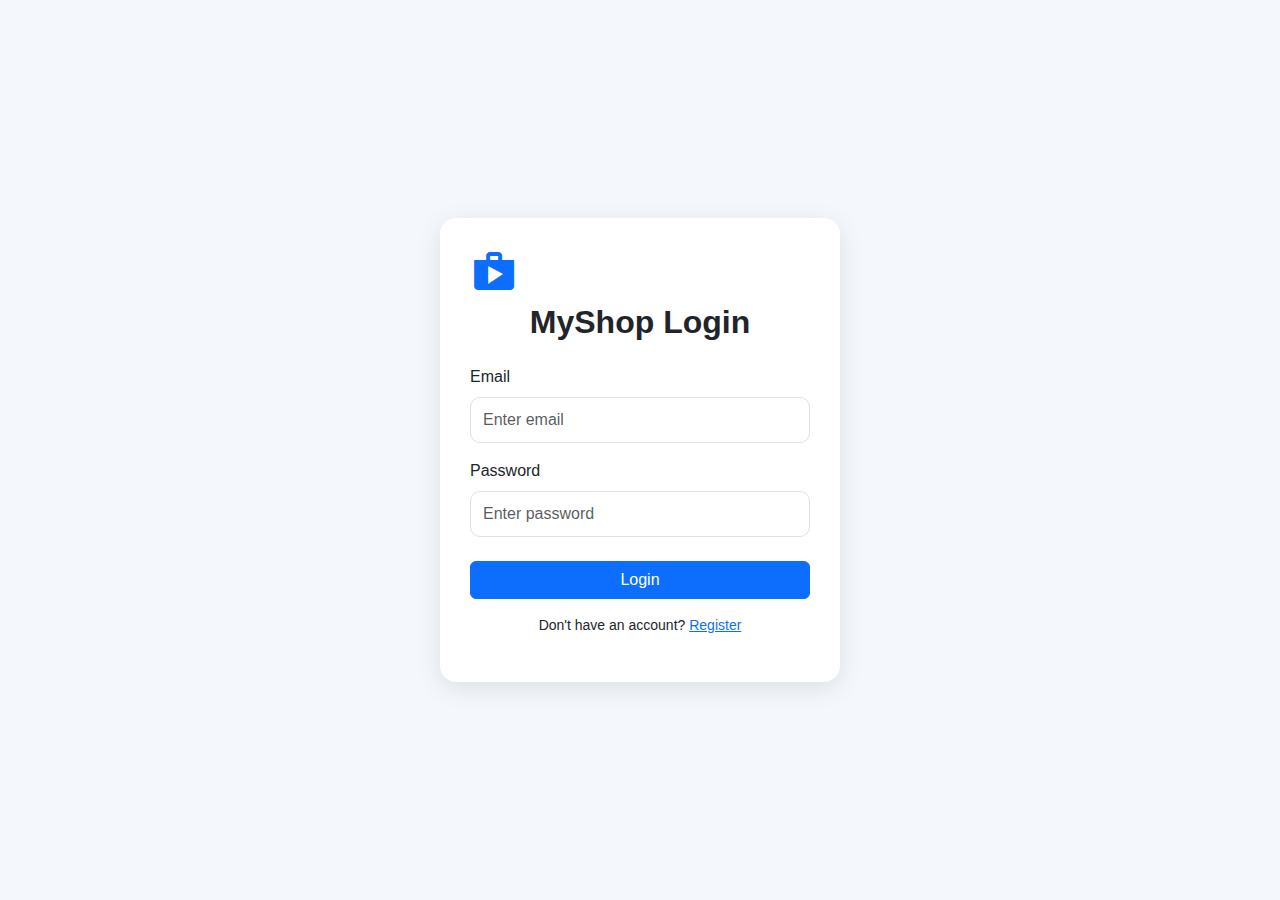
<file: index.html>
<!DOCTYPE html>
<html lang="en">
<head>
    <meta charset="UTF-8">
    <meta name="viewport" content="width=device-width, initial-scale=1.0">
    <title>Login - MyShop</title>

    <!-- Bootstrap -->
    <link href="https://cdn.jsdelivr.net/npm/bootstrap@5.3.2/dist/css/bootstrap.min.css" rel="stylesheet">

    <!-- Material Icons -->
    <link href="https://fonts.googleapis.com/icon?family=Material+Icons" rel="stylesheet">

    <link rel="stylesheet" href="../css/login.css">
</head>
<body>

    <div class="login-container">
        <div class="login-card">

            <div class="text-center mb-4">
                <span class="material-icons login-icon">shopping_bag</span>
                <h2 class="fw-bold">MyShop Login</h2>
            </div>

            <form id="loginForm">

                <div class="mb-3">
                    <label class="form-label">Email</label>
                    <input id="email" type="email" class="form-control material-input" placeholder="Enter email" required>
                </div>

                <div class="mb-3">
                    <label class="form-label">Password</label>
                    <input id="password" type="password" class="form-control material-input" placeholder="Enter password" required>
                </div>

                <button class="btn btn-primary w-100 mt-2">Login</button>

                <p class="text-center mt-3 small">
                    Don't have an account? <a href="register.html">Register</a>
                </p>
            </form>

        </div>
    </div>

<script src="../script/login.js"></script>
</body>
</html>
</file>
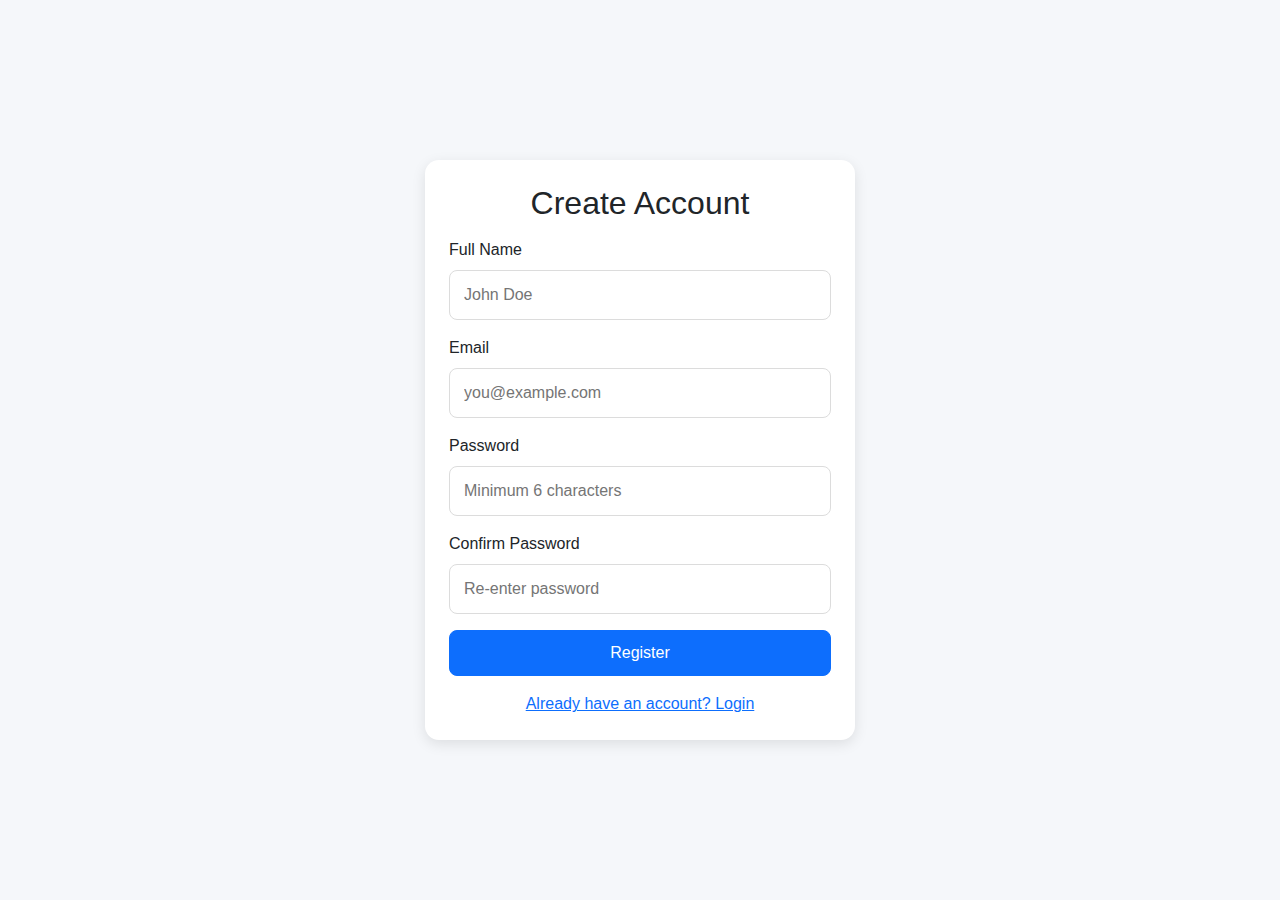
<file: html/register.html>
<!DOCTYPE html>
<html lang="en">
<head>
    <meta charset="UTF-8">
    <meta name="viewport" content="width=device-width, initial-scale=1.0">
    <title>Register</title>

    <!-- Bootstrap 5 -->
    <link href="https://cdn.jsdelivr.net/npm/bootstrap@5.3.2/dist/css/bootstrap.min.css" rel="stylesheet">

    <!-- Material Icons -->
    <link href="https://fonts.googleapis.com/icon?family=Material+Icons" rel="stylesheet">

    <link rel="stylesheet" href="../css/register.css">
</head>
<body>

    <div class="container d-flex justify-content-center align-items-center min-vh-100">

        <div class="reg-card p-4">

            <h2 class="text-center mb-3">Create Account</h2>

            <!-- Full Name -->
            <div class="mb-3">
                <label class="form-label">Full Name</label>
                <input type="text" id="name" class="input-field" placeholder="John Doe">
                <small id="name-error" class="error-text d-none">Name is required</small>
            </div>

            <!-- Email -->
            <div class="mb-3">
                <label class="form-label">Email</label>
                <input type="email" id="email" class="input-field" placeholder="you@example.com">
                <small id="email-error" class="error-text d-none">Enter a valid email</small>
            </div>

            <!-- Password -->
            <div class="mb-3">
                <label class="form-label">Password</label>
                <input type="password" id="password" class="input-field" placeholder="Minimum 6 characters">
                <small id="password-error" class="error-text d-none">Password must be at least 6 characters</small>
            </div>

            <!-- Confirm Password -->
            <div class="mb-3">
                <label class="form-label">Confirm Password</label>
                <input type="password" id="password2" class="input-field" placeholder="Re-enter password">
                <small id="password2-error" class="error-text d-none">Passwords do not match</small>
            </div>

            <!-- Register Button -->
            <button id="register-btn" class="btn btn-primary w-100 reg-btn">Register</button>

            <div class="text-center mt-3">
                <a href="login.html">Already have an account? Login</a>
            </div>

        </div>

    </div>

    <script src="../script/register.js"></script>
</body>
</html>
</file>
<file: css/login.css>
body {
    background: #f4f7fb;
    font-family: "Inter", sans-serif;
}

.login-container {
    height: 100vh;
    display: flex;
    align-items: center;
    justify-content: center;
}

.login-card {
    width: 400px;
    background: white;
    padding: 30px;
    border-radius: 16px;
    box-shadow: 0 6px 25px rgba(0,0,0,0.1);
}

.login-icon {
    font-size: 48px;
    color: #0d6efd;
}

.material-input {
    border-radius: 10px;
    padding: 10px 12px;
    border: 1px solid #dce1e7;
    transition: 0.2s;
}

.material-input:focus {
    border-color: #0d6efd;
    box-shadow: 0 0 0 3px rgba(13,110,253,0.15);
}
</file>
<file: css/register.css>
body {
    background: #f5f7fa;
    font-family: "Inter", sans-serif;
}

.reg-card {
    background: #fff;
    width: 100%;
    max-width: 430px;
    border-radius: 14px;
    box-shadow: 0px 4px 14px rgba(0,0,0,0.1);
}

.input-field {
    width: 100%;
    padding: 12px 14px;
    border-radius: 8px;
    border: 1px solid #dcdcdc;
    background: #fff;
}

.input-field:focus {
    border-color: #0d6efd;
    box-shadow: 0 0 0 2px rgba(13,110,253,0.2);
}

.reg-btn {
    padding: 10px;
    border-radius: 8px;
}

.error-text {
    color: #d9534f;
    font-size: 0.85rem;
}

.d-none {
    display: none;
}
</file>
